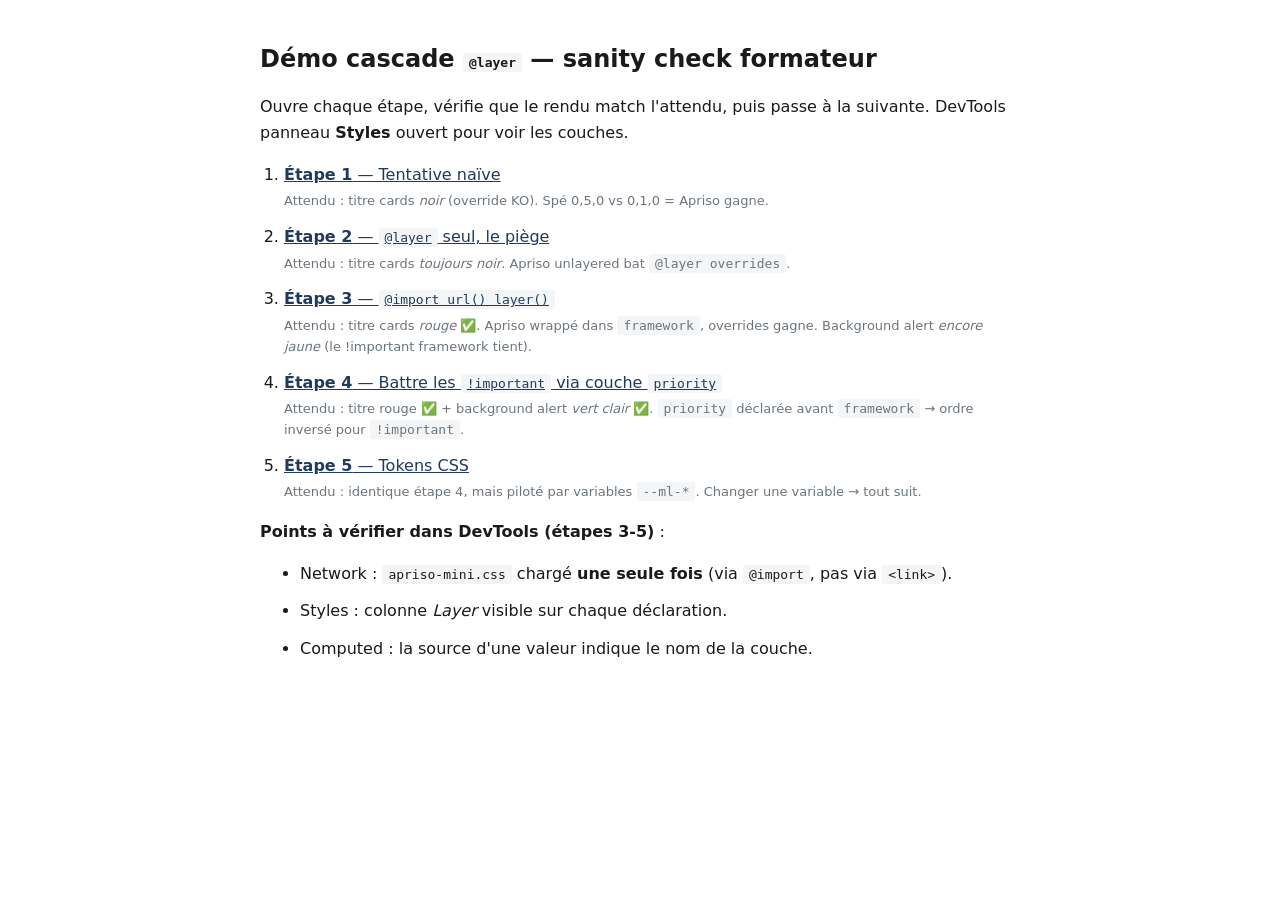
<file: formation/demos/01-cascade-layer/index.html>
<!DOCTYPE html>
<html lang="fr">
<head>
    <meta charset="UTF-8">
    <title>Démo cascade @layer — Launcher</title>
    <style>
        body { font-family: system-ui, sans-serif; max-width: 760px; margin: 40px auto; padding: 0 24px; line-height: 1.6; color: #1a1a1a; }
        h1 { font-size: 24px; }
        ol { padding-left: 24px; }
        li { margin-bottom: 12px; }
        a { color: #1f3a5f; }
        code { background: #f4f5f7; padding: 2px 6px; border-radius: 3px; font-size: 13px; }
        .expected { display: block; font-size: 13px; color: #6c757d; margin-top: 4px; }
    </style>
</head>
<body>
    <h1>Démo cascade <code>@layer</code> — sanity check formateur</h1>
    <p>Ouvre chaque étape, vérifie que le rendu match l'attendu, puis passe à la suivante. DevTools panneau <strong>Styles</strong> ouvert pour voir les couches.</p>

    <ol>
        <li>
            <a href="./step-1-naive/index.html"><strong>Étape 1</strong> — Tentative naïve</a>
            <span class="expected">Attendu : titre cards <em>noir</em> (override KO). Spé 0,5,0 vs 0,1,0 = Apriso gagne.</span>
        </li>
        <li>
            <a href="./step-2-layer-naive/index.html"><strong>Étape 2</strong> — <code>@layer</code> seul, le piège</a>
            <span class="expected">Attendu : titre cards <em>toujours noir</em>. Apriso unlayered bat <code>@layer overrides</code>.</span>
        </li>
        <li>
            <a href="./step-3-import-layer/index.html"><strong>Étape 3</strong> — <code>@import url() layer()</code></a>
            <span class="expected">Attendu : titre cards <em>rouge</em> ✅. Apriso wrappé dans <code>framework</code>, overrides gagne. Background alert <em>encore jaune</em> (le !important framework tient).</span>
        </li>
        <li>
            <a href="./step-4-priority/index.html"><strong>Étape 4</strong> — Battre les <code>!important</code> via couche <code>priority</code></a>
            <span class="expected">Attendu : titre rouge ✅ + background alert <em>vert clair</em> ✅. <code>priority</code> déclarée avant <code>framework</code> → ordre inversé pour <code>!important</code>.</span>
        </li>
        <li>
            <a href="./step-5-tokens/index.html"><strong>Étape 5</strong> — Tokens CSS</a>
            <span class="expected">Attendu : identique étape 4, mais piloté par variables <code>--ml-*</code>. Changer une variable → tout suit.</span>
        </li>
    </ol>

    <p><strong>Points à vérifier dans DevTools (étapes 3-5)</strong> :</p>
    <ul>
        <li>Network : <code>apriso-mini.css</code> chargé <strong>une seule fois</strong> (via <code>@import</code>, pas via <code>&lt;link&gt;</code>).</li>
        <li>Styles : colonne <em>Layer</em> visible sur chaque déclaration.</li>
        <li>Computed : la source d'une valeur indique le nom de la couche.</li>
    </ul>
</body>
</html>
</file>
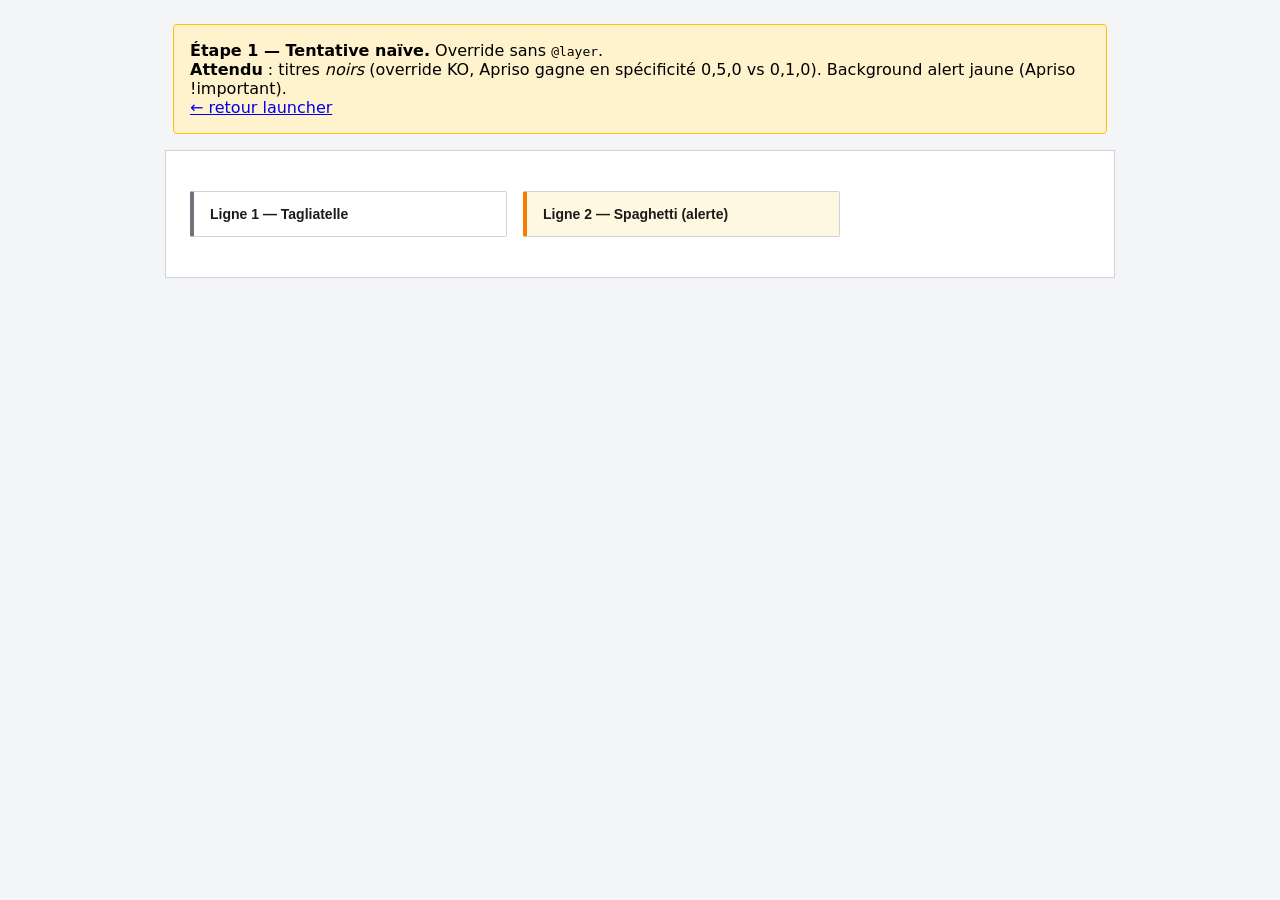
<file: formation/demos/01-cascade-layer/step-1-naive/index.html>
<!DOCTYPE html>
<html lang="fr">
<head>
    <meta charset="UTF-8">
    <title>Étape 1 — Tentative naïve</title>
    <link rel="stylesheet" href="../apriso-mini.css">
    <link rel="stylesheet" href="./overrides.css">
</head>
<body>
    <p style="font-family: system-ui; max-width: 900px; margin: 0 auto 16px; padding: 16px; background: #fff3cd; border: 1px solid #ffc107; border-radius: 4px;">
        <strong>Étape 1 — Tentative naïve.</strong> Override sans <code>@layer</code>.
        <br><strong>Attendu</strong> : titres <em>noirs</em> (override KO, Apriso gagne en spécificité 0,5,0 vs 0,1,0). Background alert jaune (Apriso !important).
        <br><a href="../index.html">← retour launcher</a>
    </p>
    <div class="apriso-dashboard">
        <div class="apriso-main">
            <div class="apriso-machine-grid">
                <article class="apriso-machine-card">
                    <h3 class="apriso-machine-card__title">Ligne 1 — Tagliatelle</h3>
                </article>
                <article class="apriso-machine-card apriso-machine-card--alert">
                    <h3 class="apriso-machine-card__title">Ligne 2 — Spaghetti (alerte)</h3>
                </article>
            </div>
        </div>
    </div>
</body>
</html>
</file>
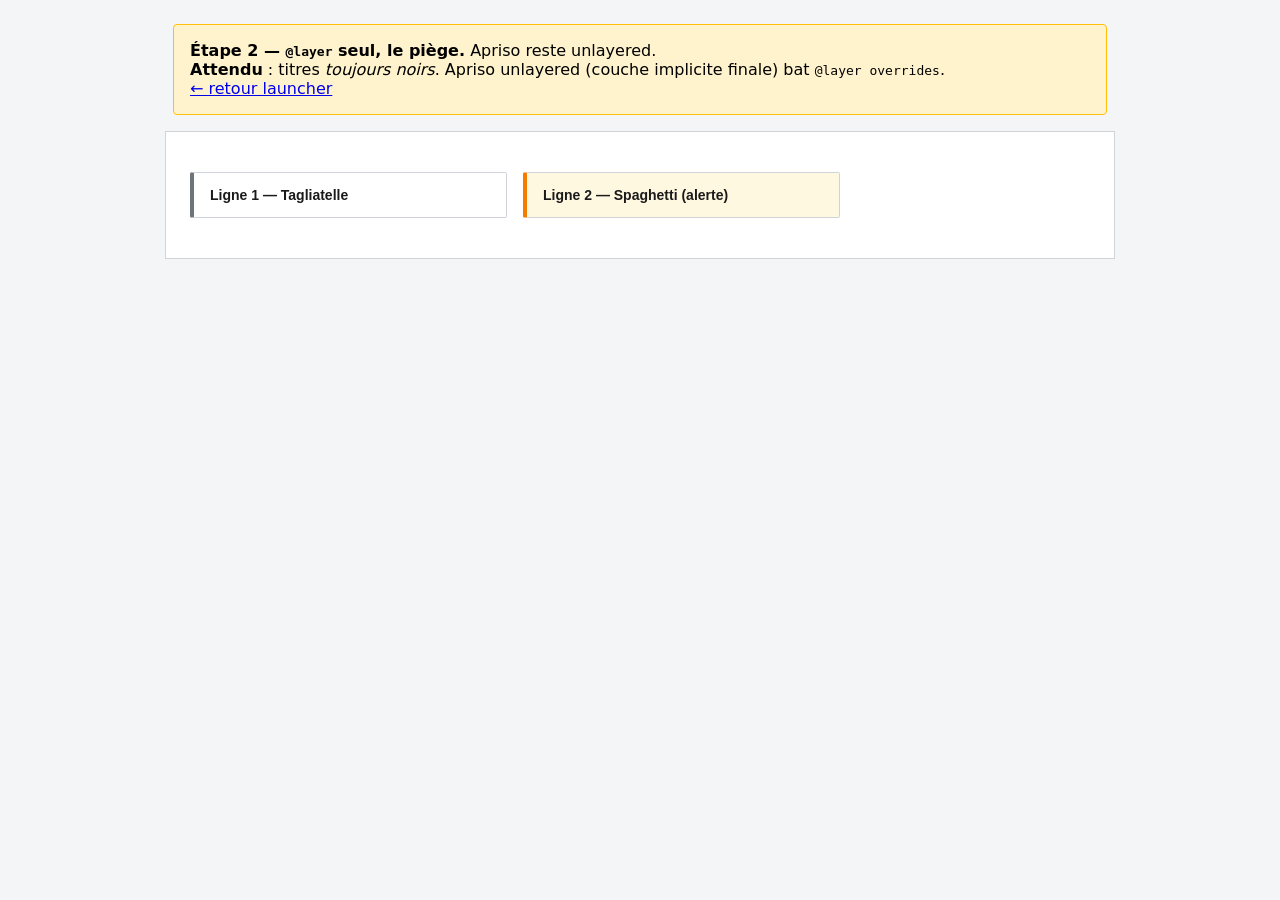
<file: formation/demos/01-cascade-layer/step-2-layer-naive/index.html>
<!DOCTYPE html>
<html lang="fr">
<head>
    <meta charset="UTF-8">
    <title>Étape 2 — @layer seul, le piège</title>
    <link rel="stylesheet" href="../apriso-mini.css">
    <link rel="stylesheet" href="./overrides.css">
</head>
<body>
    <p style="font-family: system-ui; max-width: 900px; margin: 0 auto 16px; padding: 16px; background: #fff3cd; border: 1px solid #ffc107; border-radius: 4px;">
        <strong>Étape 2 — <code>@layer</code> seul, le piège.</strong> Apriso reste unlayered.
        <br><strong>Attendu</strong> : titres <em>toujours noirs</em>. Apriso unlayered (couche implicite finale) bat <code>@layer overrides</code>.
        <br><a href="../index.html">← retour launcher</a>
    </p>
    <div class="apriso-dashboard">
        <div class="apriso-main">
            <div class="apriso-machine-grid">
                <article class="apriso-machine-card">
                    <h3 class="apriso-machine-card__title">Ligne 1 — Tagliatelle</h3>
                </article>
                <article class="apriso-machine-card apriso-machine-card--alert">
                    <h3 class="apriso-machine-card__title">Ligne 2 — Spaghetti (alerte)</h3>
                </article>
            </div>
        </div>
    </div>
</body>
</html>
</file>
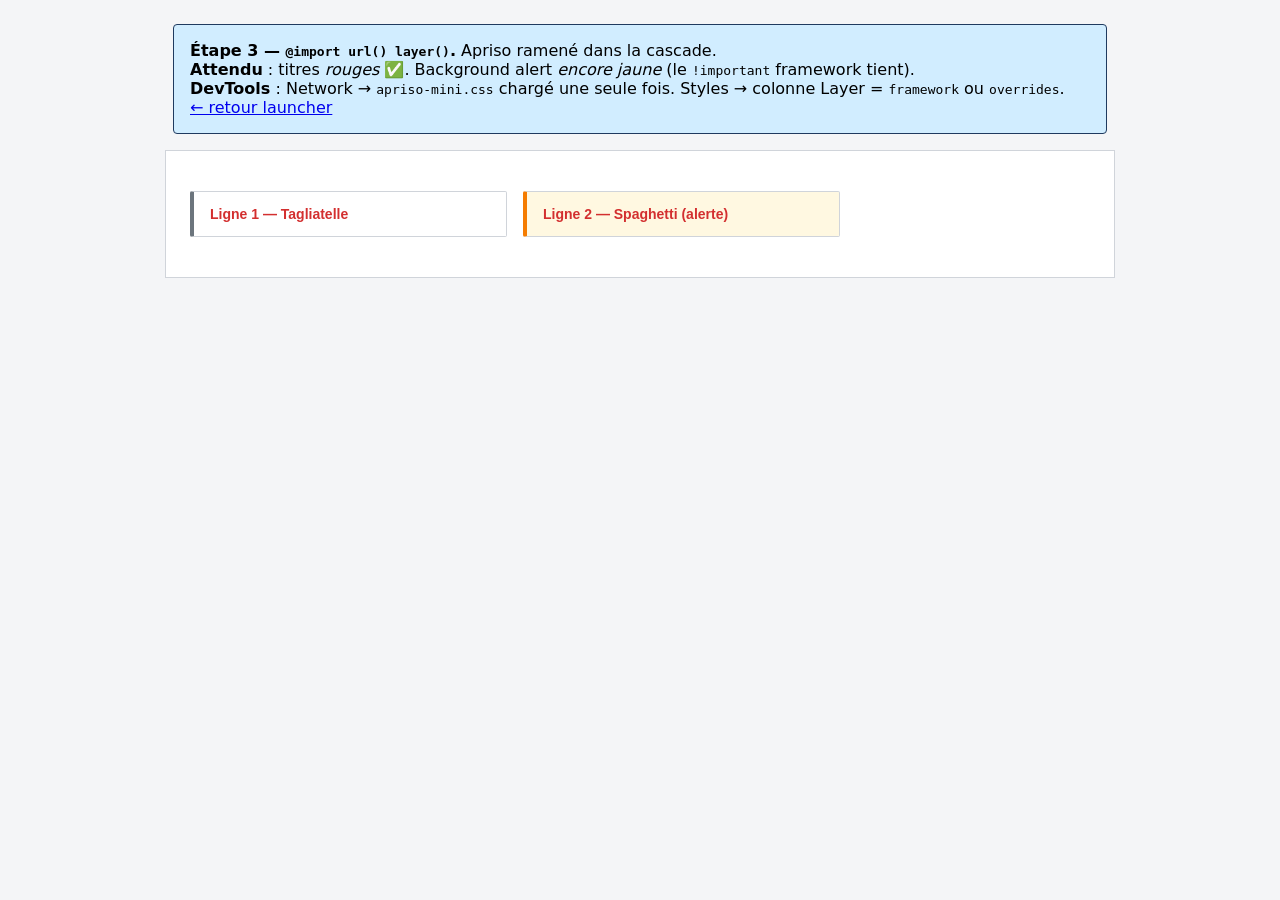
<file: formation/demos/01-cascade-layer/step-3-import-layer/index.html>
<!DOCTYPE html>
<html lang="fr">
<head>
    <meta charset="UTF-8">
    <title>Étape 3 — @import url() layer()</title>
    <!-- ⚠️ Pas de <link> vers apriso-mini.css : il est importé via @import dans overrides.css -->
    <link rel="stylesheet" href="./overrides.css">
</head>
<body>
    <p style="font-family: system-ui; max-width: 900px; margin: 0 auto 16px; padding: 16px; background: #d1edff; border: 1px solid #1f3a5f; border-radius: 4px;">
        <strong>Étape 3 — <code>@import url() layer()</code>.</strong> Apriso ramené dans la cascade.
        <br><strong>Attendu</strong> : titres <em>rouges</em> ✅. Background alert <em>encore jaune</em> (le <code>!important</code> framework tient).
        <br><strong>DevTools</strong> : Network → <code>apriso-mini.css</code> chargé une seule fois. Styles → colonne Layer = <code>framework</code> ou <code>overrides</code>.
        <br><a href="../index.html">← retour launcher</a>
    </p>
    <div class="apriso-dashboard">
        <div class="apriso-main">
            <div class="apriso-machine-grid">
                <article class="apriso-machine-card">
                    <h3 class="apriso-machine-card__title">Ligne 1 — Tagliatelle</h3>
                </article>
                <article class="apriso-machine-card apriso-machine-card--alert">
                    <h3 class="apriso-machine-card__title">Ligne 2 — Spaghetti (alerte)</h3>
                </article>
            </div>
        </div>
    </div>
</body>
</html>
</file>
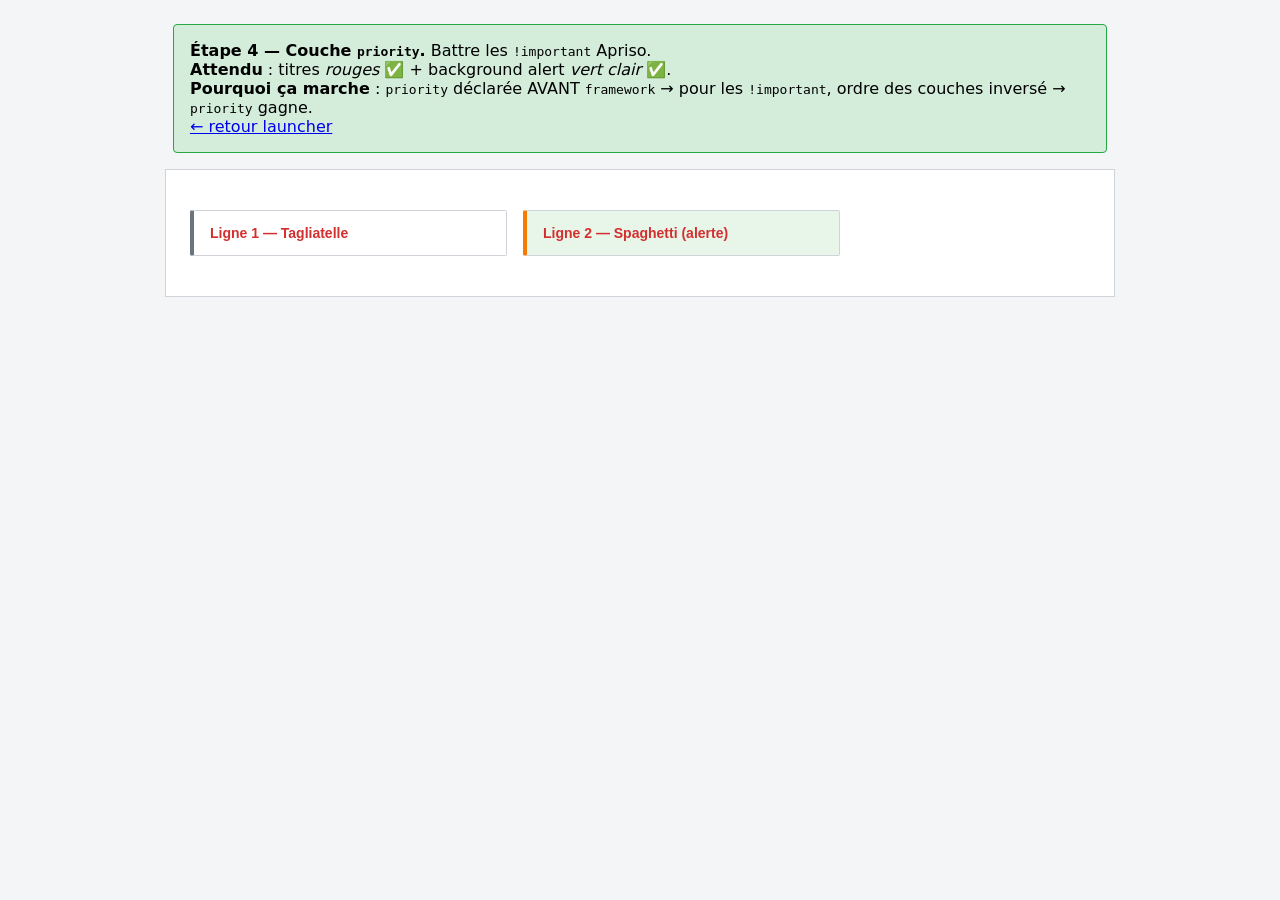
<file: formation/demos/01-cascade-layer/step-4-priority/index.html>
<!DOCTYPE html>
<html lang="fr">
<head>
    <meta charset="UTF-8">
    <title>Étape 4 — Battre les !important via priority</title>
    <link rel="stylesheet" href="./overrides.css">
</head>
<body>
    <p style="font-family: system-ui; max-width: 900px; margin: 0 auto 16px; padding: 16px; background: #d4edda; border: 1px solid #28a745; border-radius: 4px;">
        <strong>Étape 4 — Couche <code>priority</code>.</strong> Battre les <code>!important</code> Apriso.
        <br><strong>Attendu</strong> : titres <em>rouges</em> ✅ + background alert <em>vert clair</em> ✅.
        <br><strong>Pourquoi ça marche</strong> : <code>priority</code> déclarée AVANT <code>framework</code> → pour les <code>!important</code>, ordre des couches inversé → <code>priority</code> gagne.
        <br><a href="../index.html">← retour launcher</a>
    </p>
    <div class="apriso-dashboard">
        <div class="apriso-main">
            <div class="apriso-machine-grid">
                <article class="apriso-machine-card">
                    <h3 class="apriso-machine-card__title">Ligne 1 — Tagliatelle</h3>
                </article>
                <article class="apriso-machine-card apriso-machine-card--alert">
                    <h3 class="apriso-machine-card__title">Ligne 2 — Spaghetti (alerte)</h3>
                </article>
            </div>
        </div>
    </div>
</body>
</html>
</file>
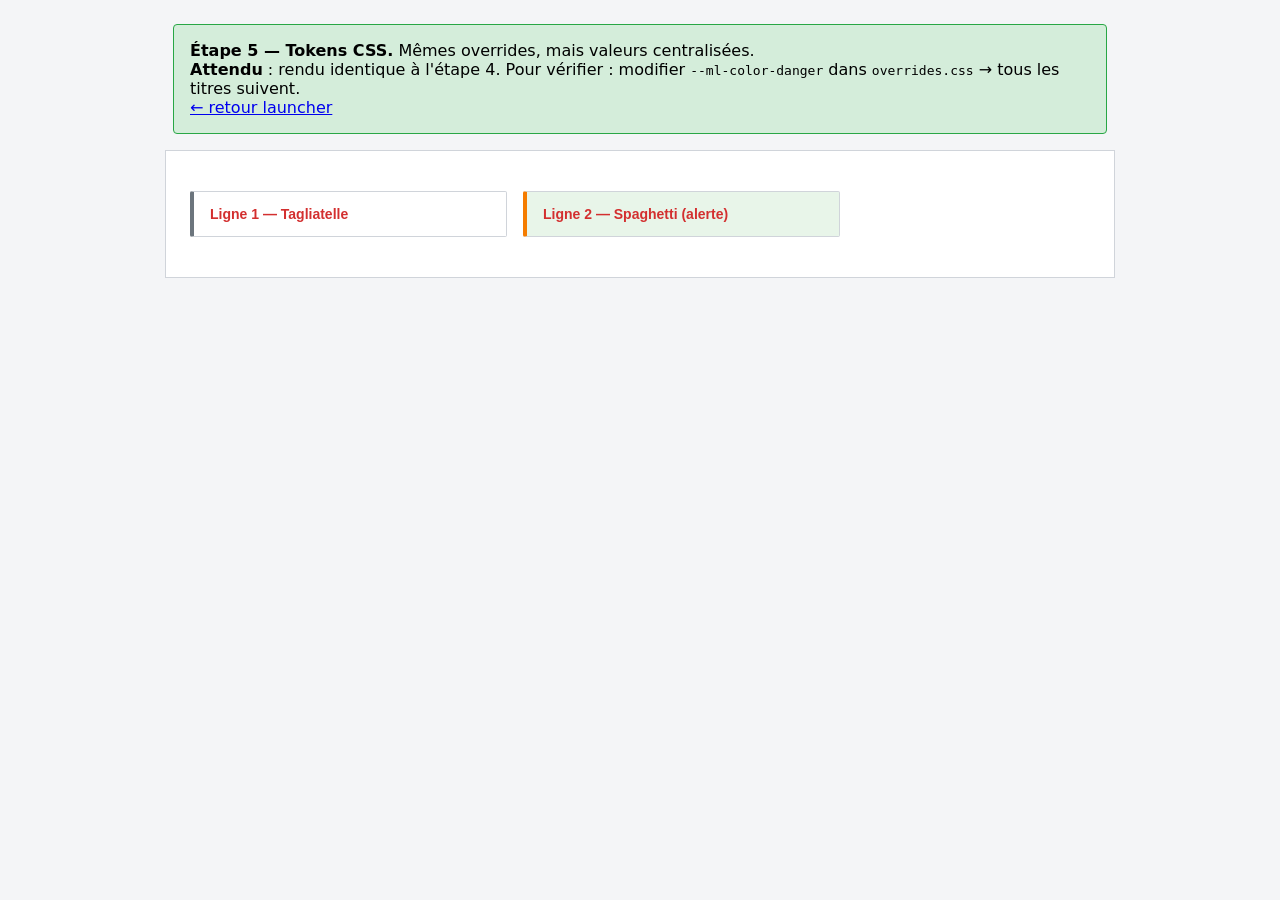
<file: formation/demos/01-cascade-layer/step-5-tokens/index.html>
<!DOCTYPE html>
<html lang="fr">
<head>
    <meta charset="UTF-8">
    <title>Étape 5 — Tokens CSS</title>
    <link rel="stylesheet" href="./overrides.css">
</head>
<body>
    <p style="font-family: system-ui; max-width: 900px; margin: 0 auto 16px; padding: 16px; background: #d4edda; border: 1px solid #28a745; border-radius: 4px;">
        <strong>Étape 5 — Tokens CSS.</strong> Mêmes overrides, mais valeurs centralisées.
        <br><strong>Attendu</strong> : rendu identique à l'étape 4. Pour vérifier : modifier <code>--ml-color-danger</code> dans <code>overrides.css</code> → tous les titres suivent.
        <br><a href="../index.html">← retour launcher</a>
    </p>
    <div class="apriso-dashboard">
        <div class="apriso-main">
            <div class="apriso-machine-grid">
                <article class="apriso-machine-card">
                    <h3 class="apriso-machine-card__title">Ligne 1 — Tagliatelle</h3>
                </article>
                <article class="apriso-machine-card apriso-machine-card--alert">
                    <h3 class="apriso-machine-card__title">Ligne 2 — Spaghetti (alerte)</h3>
                </article>
            </div>
        </div>
    </div>
</body>
</html>
</file>
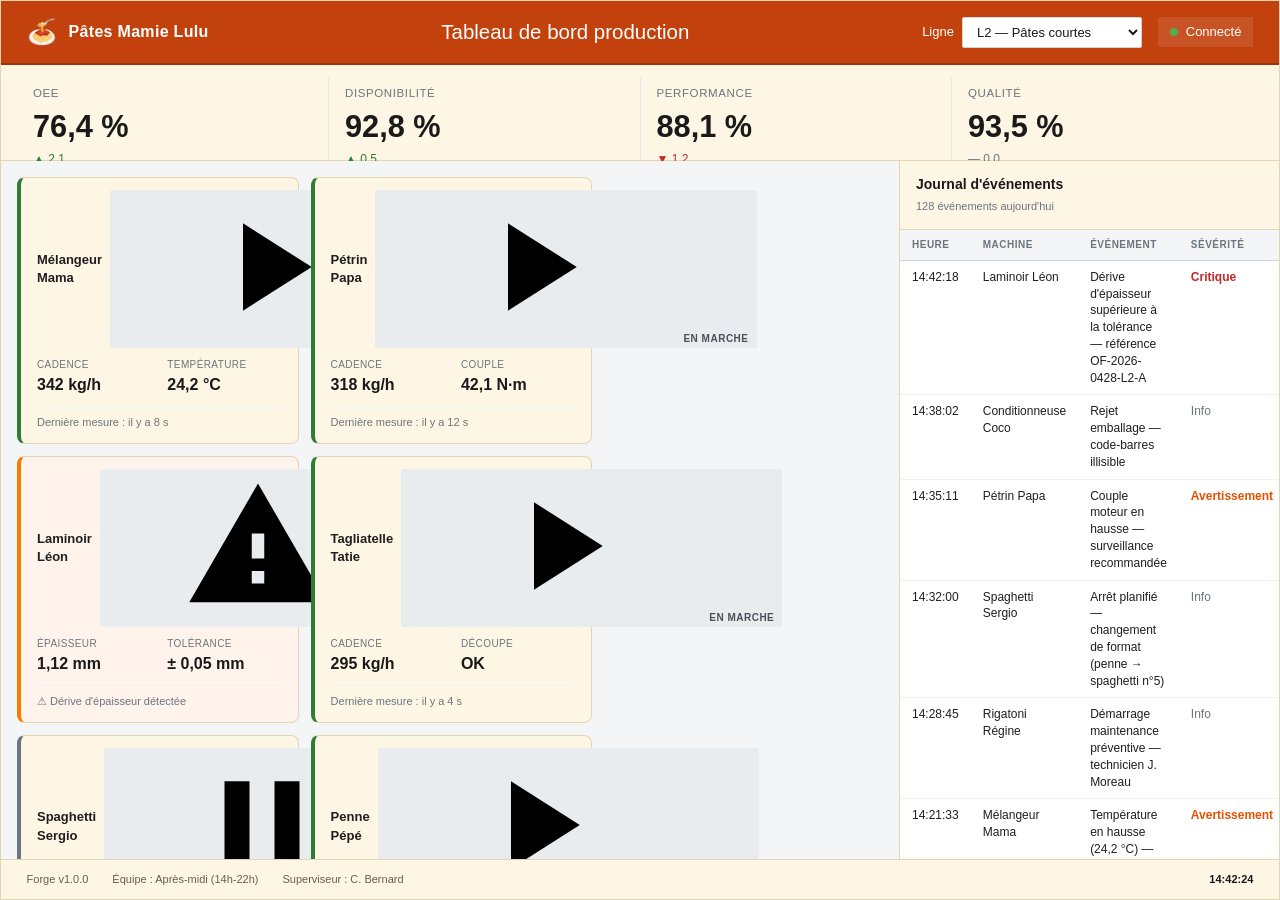
<file: projet-fil-rouge/00-base/Forge — Pâtes Mamie Lulu.html>
<!DOCTYPE html>
<!-- saved from url=(0041)file:///Users/sravet/Downloads/index.html -->
<html lang="fr">

<head>
  <meta http-equiv="Content-Type" content="text/html; charset=UTF-8">

  <meta name="viewport" content="width=device-width, initial-scale=1">
  <title>Forge — Pâtes Mamie Lulu</title>
  <!-- Apriso framework chargé via @import layer(framework) DANS overrides.css.
         Ne PAS ajouter de <link> direct vers apriso-base.css : il serait alors
         chargé en plus comme déclarations unlayered et reprendrait la main sur
         la cascade (cf. Module 1 — règles @layer / unlayered). -->
  <!-- <link rel="stylesheet" href="./apriso-base.css"> -->
  <link rel="stylesheet" href="./overrides.css">
</head>

<body>
  <!-- ========== SVG SPRITE (icônes status, référencées via <use href="#..."/>) ========== -->
  <svg class="apriso-sprite" aria-hidden="true" style="display:none" fill="currentColor">
    <symbol id="icon-running" viewBox="0 0 24 24"><path d="M8 5v14l11-7z"/></symbol>
    <symbol id="icon-idle" viewBox="0 0 24 24"><path d="M6 5h4v14H6zm8 0h4v14h-4z"/></symbol>
    <symbol id="icon-alert" viewBox="0 0 24 24"><path d="M1 21h22L12 2 1 21zm12-3h-2v-2h2v2zm0-4h-2v-4h2v4z"/></symbol>
    <symbol id="icon-maintenance" viewBox="0 0 24 24"><path d="M22.7 19l-9.1-9.1c.9-2.3.4-5-1.5-6.9-2-2-5-2.4-7.4-1.3L9 6 6 9 1.6 4.7C.4 7.1.9 10.1 2.9 12.1c1.9 1.9 4.6 2.4 6.9 1.5l9.1 9.1c.4.4 1 .4 1.4 0l2.3-2.3c.5-.4.5-1 .1-1.4z"/></symbol>
  </svg>

  <div class="apriso-dashboard">
    <!-- ========== HEADER ========== -->
    <header class="apriso-header">
      <div class="apriso-header__brand">
        <span class="apriso-header__logo">🍝</span>
        <span class="apriso-header__brand-name">Pâtes Mamie Lulu</span>
      </div>

      <h1 class="apriso-header__title">Tableau de bord production</h1>

      <div class="apriso-header__controls">
        <label class="apriso-line-selector">
          <span class="apriso-line-selector__label">Ligne</span>
          <select class="apriso-line-selector__select" name="line">
            <option value="L1">L1 — Pâtes longues</option>
            <option value="L2" selected="">L2 — Pâtes courtes</option>
            <option value="L3">L3 — Lasagnes &amp; spécialités</option>
          </select>
        </label>

        <div class="apriso-connection-status apriso-connection-status--online">
          <span class="apriso-connection-status__dot"></span>
          <span class="apriso-connection-status__label">Connecté</span>
        </div>
      </div>
    </header>

    <!-- ========== KPI BOARD ========== -->
    <section class="apriso-kpi-board" aria-label="Indicateurs clés">
      <table class="apriso-kpi-board__table">
        <tbody>
          <tr>
            <td class="apriso-kpi">
              <span class="apriso-kpi__label">OEE</span>
              <span class="apriso-kpi__value">76,4 %</span>
              <span class="apriso-kpi__trend apriso-kpi__trend--up">▲ 2,1</span>
            </td>
            <td class="apriso-kpi">
              <span class="apriso-kpi__label">Disponibilité</span>
              <span class="apriso-kpi__value">92,8 %</span>
              <span class="apriso-kpi__trend apriso-kpi__trend--up">▲ 0,5</span>
            </td>
            <td class="apriso-kpi">
              <span class="apriso-kpi__label">Performance</span>
              <span class="apriso-kpi__value">88,1 %</span>
              <span class="apriso-kpi__trend apriso-kpi__trend--down">▼ 1,2</span>
            </td>
            <td class="apriso-kpi">
              <span class="apriso-kpi__label">Qualité</span>
              <span class="apriso-kpi__value">93,5 %</span>
              <span class="apriso-kpi__trend apriso-kpi__trend--neutral">— 0,0</span>
            </td>
          </tr>
        </tbody>
      </table>
    </section>

    <!-- ========== MAIN CONTENT (machine grid + sidebar event log) ========== -->
    <main class="apriso-main">
      <!-- ----- MACHINE GRID ----- -->
      <section class="apriso-machine-grid" aria-label="Machines de la ligne">
        <article class="apriso-machine-card apriso-machine-card--running">
          <header class="apriso-machine-card__header">
            <h2 class="apriso-machine-card__title">Mélangeur Mama</h2>
            <span class="apriso-machine-card__status"><svg class="apriso-status-icon" aria-hidden="true"><use href="#icon-running"/></svg>En marche</span>
          </header>
          <dl class="apriso-machine-card__metrics">
            <div class="apriso-machine-card__metric">
              <dt>Cadence</dt>
              <dd>342 kg/h</dd>
            </div>
            <div class="apriso-machine-card__metric">
              <dt>Température</dt>
              <dd>24,2 °C</dd>
            </div>
          </dl>
          <p class="apriso-machine-card__last-event">Dernière mesure : il y a 8 s</p>
        </article>

        <article class="apriso-machine-card apriso-machine-card--running">
          <header class="apriso-machine-card__header">
            <h2 class="apriso-machine-card__title">Pétrin Papa</h2>
            <span class="apriso-machine-card__status"><svg class="apriso-status-icon" aria-hidden="true"><use href="#icon-running"/></svg>En marche</span>
          </header>
          <dl class="apriso-machine-card__metrics">
            <div class="apriso-machine-card__metric">
              <dt>Cadence</dt>
              <dd>318 kg/h</dd>
            </div>
            <div class="apriso-machine-card__metric">
              <dt>Couple</dt>
              <dd>42,1 N·m</dd>
            </div>
          </dl>
          <p class="apriso-machine-card__last-event">Dernière mesure : il y a 12 s</p>
        </article>

        <article class="apriso-machine-card apriso-machine-card--alert">
          <header class="apriso-machine-card__header">
            <h2 class="apriso-machine-card__title">Laminoir Léon</h2>
            <span class="apriso-machine-card__status apriso-machine-card__status--alert"><svg class="apriso-status-icon" aria-hidden="true"><use href="#icon-alert"/></svg>Alerte</span>
          </header>
          <dl class="apriso-machine-card__metrics">
            <div class="apriso-machine-card__metric">
              <dt>Épaisseur</dt>
              <dd>1,12 mm</dd>
            </div>
            <div class="apriso-machine-card__metric">
              <dt>Tolérance</dt>
              <dd>± 0,05 mm</dd>
            </div>
          </dl>
          <p class="apriso-machine-card__last-event">⚠ Dérive d'épaisseur détectée</p>
        </article>

        <article class="apriso-machine-card apriso-machine-card--running">
          <header class="apriso-machine-card__header">
            <h2 class="apriso-machine-card__title">Tagliatelle Tatie</h2>
            <span class="apriso-machine-card__status"><svg class="apriso-status-icon" aria-hidden="true"><use href="#icon-running"/></svg>En marche</span>
          </header>
          <dl class="apriso-machine-card__metrics">
            <div class="apriso-machine-card__metric">
              <dt>Cadence</dt>
              <dd>295 kg/h</dd>
            </div>
            <div class="apriso-machine-card__metric">
              <dt>Découpe</dt>
              <dd>OK</dd>
            </div>
          </dl>
          <p class="apriso-machine-card__last-event">Dernière mesure : il y a 4 s</p>
        </article>

        <article class="apriso-machine-card apriso-machine-card--idle">
          <header class="apriso-machine-card__header">
            <h2 class="apriso-machine-card__title">Spaghetti Sergio</h2>
            <span class="apriso-machine-card__status"><svg class="apriso-status-icon" aria-hidden="true"><use href="#icon-idle"/></svg>À l'arrêt</span>
          </header>
          <dl class="apriso-machine-card__metrics">
            <div class="apriso-machine-card__metric">
              <dt>Dernière prod.</dt>
              <dd>14:32</dd>
            </div>
            <div class="apriso-machine-card__metric">
              <dt>Motif</dt>
              <dd>Changement format</dd>
            </div>
          </dl>
          <p class="apriso-machine-card__last-event">Arrêt planifié — redémarrage 15:00</p>
        </article>

        <article class="apriso-machine-card apriso-machine-card--running">
          <header class="apriso-machine-card__header">
            <h2 class="apriso-machine-card__title">Penne Pépé</h2>
            <span class="apriso-machine-card__status"><svg class="apriso-status-icon" aria-hidden="true"><use href="#icon-running"/></svg>En marche</span>
          </header>
          <dl class="apriso-machine-card__metrics">
            <div class="apriso-machine-card__metric">
              <dt>Cadence</dt>
              <dd>410 kg/h</dd>
            </div>
            <div class="apriso-machine-card__metric">
              <dt>Pression filière</dt>
              <dd>118 bar</dd>
            </div>
          </dl>
          <p class="apriso-machine-card__last-event">Dernière mesure : il y a 2 s</p>
        </article>

        <article class="apriso-machine-card apriso-machine-card--maintenance">
          <header class="apriso-machine-card__header">
            <h2 class="apriso-machine-card__title">Rigatoni Régine</h2>
            <span class="apriso-machine-card__status"><svg class="apriso-status-icon" aria-hidden="true"><use href="#icon-maintenance"/></svg>Maintenance</span>
          </header>
          <dl class="apriso-machine-card__metrics">
            <div class="apriso-machine-card__metric">
              <dt>Type</dt>
              <dd>Préventive</dd>
            </div>
            <div class="apriso-machine-card__metric">
              <dt>Fin prévue</dt>
              <dd>15:30</dd>
            </div>
          </dl>
          <p class="apriso-machine-card__last-event">Intervention en cours — Tech. : J. Moreau</p>
        </article>

        <article class="apriso-machine-card apriso-machine-card--running">
          <header class="apriso-machine-card__header">
            <h2 class="apriso-machine-card__title">Conditionneuse Coco</h2>
            <span class="apriso-machine-card__status"><svg class="apriso-status-icon" aria-hidden="true"><use href="#icon-running"/></svg>En marche</span>
          </header>
          <dl class="apriso-machine-card__metrics">
            <div class="apriso-machine-card__metric">
              <dt>Cadence</dt>
              <dd>52 paq/min</dd>
            </div>
            <div class="apriso-machine-card__metric">
              <dt>Rejets</dt>
              <dd>0,8 %</dd>
            </div>
          </dl>
          <p class="apriso-machine-card__last-event">Dernière mesure : il y a 5 s</p>
        </article>
      </section>

      <!-- ----- EVENT LOG (sidebar) ----- -->
      <aside class="apriso-event-log" aria-label="Journal d&#39;événements">
        <header class="apriso-event-log__header">
          <h2 class="apriso-event-log__title">Journal d'événements</h2>
          <span class="apriso-event-log__count">128 événements aujourd'hui</span>
        </header>

        <div class="apriso-event-log__container">
          <table class="apriso-event-log__table">
            <thead>
              <tr>
                <th scope="col">Heure</th>
                <th scope="col">Machine</th>
                <th scope="col">Événement</th>
                <th scope="col">Sévérité</th>
              </tr>
            </thead>
            <tbody>
              <tr class="apriso-event apriso-event--critical">
                <td>14:42:18</td>
                <td>Laminoir Léon</td>
                <td>Dérive d'épaisseur supérieure à la tolérance — référence OF-2026-0428-L2-A</td>
                <td>Critique</td>
              </tr>
              <tr class="apriso-event apriso-event--info">
                <td>14:38:02</td>
                <td>Conditionneuse Coco</td>
                <td>Rejet emballage — code-barres illisible</td>
                <td>Info</td>
              </tr>
              <tr class="apriso-event apriso-event--warning">
                <td>14:35:11</td>
                <td>Pétrin Papa</td>
                <td>Couple moteur en hausse — surveillance recommandée</td>
                <td>Avertissement</td>
              </tr>
              <tr class="apriso-event apriso-event--info">
                <td>14:32:00</td>
                <td>Spaghetti Sergio</td>
                <td>Arrêt planifié — changement de format (penne → spaghetti n°5)</td>
                <td>Info</td>
              </tr>
              <tr class="apriso-event apriso-event--info">
                <td>14:28:45</td>
                <td>Rigatoni Régine</td>
                <td>Démarrage maintenance préventive — technicien J. Moreau</td>
                <td>Info</td>
              </tr>
              <tr class="apriso-event apriso-event--warning">
                <td>14:21:33</td>
                <td>Mélangeur Mama</td>
                <td>Température en hausse (24,2 °C) — proche du seuil haut (25 °C)</td>
                <td>Avertissement</td>
              </tr>
              <tr class="apriso-event apriso-event--info">
                <td>14:15:09</td>
                <td>Tagliatelle Tatie</td>
                <td>Changement de bobine — opérateur M. Costa</td>
                <td>Info</td>
              </tr>
              <tr class="apriso-event apriso-event--info">
                <td>14:08:22</td>
                <td>Penne Pépé</td>
                <td>Cadence stabilisée à 410 kg/h après ramp-up</td>
                <td>Info</td>
              </tr>
              <tr class="apriso-event apriso-event--info">
                <td>14:00:00</td>
                <td>Système</td>
                <td>Début équipe après-midi — superviseur : C. Bernard</td>
                <td>Info</td>
              </tr>
            </tbody>
          </table>
        </div>
      </aside>
    </main>

    <!-- ========== FOOTER ========== -->
    <footer class="apriso-footer">
      <span class="apriso-footer__item">Forge v1.0.0</span>
      <span class="apriso-footer__item">Équipe : Après-midi (14h-22h)</span>
      <span class="apriso-footer__item">Superviseur : C. Bernard</span>
      <span class="apriso-footer__item apriso-footer__item--time">14:42:24</span>
    </footer>
  </div>


</body>

</html>
</file>
<file: formation/demos/01-cascade-layer/apriso-mini.css>
/* ============================================================================
   APRISO-MINI — extrait minimal de apriso-base.css pour la démo cascade
   Reproduit les 2 pièges clés :
   1. Chaîne 5 classes (spécificité 0,5,0) sur .apriso-machine-card__title
   2. !important sur .apriso-machine-card--alert (background)
   NE PAS MODIFIER — c'est le "framework hostile" qu'on doit battre.
   ============================================================================ */

body {
    font-family: Arial, Helvetica, sans-serif;
    background: #f4f5f7;
    margin: 0;
    padding: 24px;
}

.apriso-dashboard {
    background: #ffffff;
    border: 1px solid #d0d4da;
    padding: 24px;
    max-width: 900px;
    margin: 0 auto;
}

.apriso-dashboard .apriso-main {
    display: block;
}

.apriso-dashboard .apriso-main .apriso-machine-grid {
    display: flex;
    flex-wrap: wrap;
    gap: 16px;
    padding: 16px 0;
}

.apriso-dashboard .apriso-main .apriso-machine-grid .apriso-machine-card {
    width: 280px;
    background: #ffffff;
    border: 1px solid #d0d4da;
    border-left: 4px solid #6c757d;
    border-radius: 2px;
    padding: 14px 16px;
}

/* Spécificité 0,5,0 — la chaîne piège */
.apriso-dashboard .apriso-main .apriso-machine-grid .apriso-machine-card .apriso-machine-card__title {
    font-size: 14px;
    font-weight: 600;
    color: #1a1a1a;
    margin: 0;
}

/* !important framework — verrouille background */
.apriso-machine-card--alert {
    border-left-color: #f57c00 !important;
    background: #fff8e1 !important;
}
</file>
<file: formation/demos/01-cascade-layer/step-1-naive/overrides.css>
/* Étape 1 — tentative naïve, sans @layer.
   Spécificité 0,1,0 vs Apriso 0,5,0 → PERD. */

.apriso-machine-card__title {
    color: #d32f2f;
}

.apriso-machine-card--alert {
    background: #e8f5e9;
}
</file>
<file: formation/demos/01-cascade-layer/step-2-layer-naive/overrides.css>
/* Étape 2 — @layer naïf, sans @import.
   Apriso reste UNLAYERED (couche implicite finale) → bat @layer overrides. */

@layer overrides;

@layer overrides {
    .apriso-machine-card__title {
        color: #d32f2f;
    }

    .apriso-machine-card--alert {
        background: #e8f5e9;
    }
}
</file>
<file: formation/demos/01-cascade-layer/step-3-import-layer/overrides.css>
/* Étape 3 — @import url() layer() : la vraie solution.
   Apriso est ramené dans la couche `framework`, overrides est plus tard → gagne. */

@layer reset, priority, framework, overrides;

@import url("../apriso-mini.css") layer(framework);

@layer overrides {
    .apriso-machine-card__title {
        color: #d32f2f;
    }

    /* Cette règle restera battue par Apriso !important — voir étape 4 */
    .apriso-machine-card--alert {
        background: #e8f5e9;
    }
}
</file>
<file: formation/demos/01-cascade-layer/step-4-priority/overrides.css>
/* Étape 4 — Couche priority pour battre les !important Apriso.
   `priority` est déclarée AVANT `framework` → ordre des couches inversé pour !important
   → priority gagne. */

@layer reset, priority, framework, overrides;

@import url("../apriso-mini.css") layer(framework);

@layer overrides {
    .apriso-machine-card__title {
        color: #d32f2f;
    }
}

@layer priority {
    /* Apriso pose `background: #fff8e1 !important;` → on escalade en !important
       dans la couche `priority` (déclarée avant `framework`). */
    .apriso-machine-card--alert {
        background: #e8f5e9 !important;
    }
}
</file>
<file: formation/demos/01-cascade-layer/step-5-tokens/overrides.css>
/* Étape 5 — Tokens : valeurs centralisées dans :root.
   Identique étape 4 visuellement, mais piloté par variables. */

@layer reset, priority, framework, overrides;

@import url("../apriso-mini.css") layer(framework);

@layer overrides {
    :root {
        --ml-color-danger: #d32f2f;
        --ml-color-status-alert-bg: #e8f5e9;
    }

    .apriso-machine-card__title {
        color: var(--ml-color-danger);
    }
}

@layer priority {
    .apriso-machine-card--alert {
        background: var(--ml-color-status-alert-bg) !important;
    }
}
</file>
<file: projet-fil-rouge/00-base/apriso-base.css>
/* ============================================================================
   FORGE — APRISO BASE
   ----------------------------------------------------------------------------
   Framework de composants Forge pour DELMIA Apriso.
   Version partagée — NE PAS MODIFIER ce fichier en projet client.
   Toute personnalisation doit se faire dans overrides.css
   ============================================================================
*/

/* ----------------------------------------------------------------------------
   RESET & BASE
   ---------------------------------------------------------------------------- */

* {
    box-sizing: border-box;
}

html {
    font-family: Arial, Helvetica, sans-serif;
    font-size: 14px;
    line-height: 1.4;
    color: #2b2b2b;
    background: #f4f5f7;
}

body {
    margin: 0;
}

h1,
h2,
h3,
h4 {
    margin: 0;
    font-weight: 600;
    color: #1a1a1a;
}

dl,
dd,
dt {
    margin: 0;
}

table {
    border-collapse: collapse;
}

button,
select {
    font: inherit;
    color: inherit;
}

/* Hardcoded focus removal — typical of legacy frameworks. */
button:focus,
select:focus,
a:focus {
    outline: none;
}

/* ----------------------------------------------------------------------------
   DASHBOARD — root layout (rigid pixel-based grid)
   ---------------------------------------------------------------------------- */

.apriso-dashboard {
    display: grid;
    grid-template-rows: 64px 96px 1fr 40px;
    grid-template-columns: 1fr;
    height: 100vh;
    width: 1440px;
    /* hardcoded width — typical Apriso target */
    margin: 0 auto;
    background: #ffffff;
    border: 1px solid #d0d4da;
}

/* ----------------------------------------------------------------------------
   HEADER
   ---------------------------------------------------------------------------- */

.apriso-dashboard .apriso-header {
    display: flex;
    align-items: center;
    justify-content: space-between;
    padding: 0 24px;
    background: #1f3a5f;
    color: #ffffff;
    border-bottom: 2px solid #15294a;
}

.apriso-dashboard .apriso-header .apriso-header__brand {
    display: flex;
    align-items: center;
    gap: 12px;
    font-size: 16px;
    font-weight: 600;
}

.apriso-dashboard .apriso-header .apriso-header__logo {
    font-size: 24px;
}

.apriso-dashboard .apriso-header .apriso-header__brand-name {
    letter-spacing: 0.3px;
}

.apriso-dashboard .apriso-header .apriso-header__title {
    font-size: 18px !important;
    font-weight: 500;
    color: #ffffff;
}

.apriso-dashboard .apriso-header .apriso-header__controls {
    display: flex;
    align-items: center;
    gap: 16px;
}

.apriso-line-selector {
    display: flex;
    align-items: center;
    gap: 8px;
    font-size: 13px;
}

.apriso-line-selector .apriso-line-selector__select {
    padding: 6px 10px;
    background: #ffffff;
    color: #1a1a1a;
    border: 1px solid #d0d4da;
    border-radius: 2px;
    width: 220px;
    /* fixed width — text overflow risk */
}

.apriso-connection-status {
    display: flex;
    align-items: center;
    gap: 8px;
    font-size: 13px;
    padding: 6px 12px;
    border-radius: 2px;
    background: rgba(255, 255, 255, 0.1);
}

.apriso-connection-status .apriso-connection-status__dot {
    width: 8px;
    height: 8px;
    border-radius: 50%;
    background: #6c757d;
}

.apriso-connection-status--online .apriso-connection-status__dot {
    background: #4caf50;
}

/* ----------------------------------------------------------------------------
   KPI BOARD
   Built with <table> + display:table — looks fine but is rigid.
   ---------------------------------------------------------------------------- */

.apriso-dashboard .apriso-kpi-board {
    background: #f8f9fb;
    border-bottom: 1px solid #d0d4da;
    padding: 16px 24px;
}

.apriso-dashboard .apriso-kpi-board .apriso-kpi-board__table {
    width: 100%;
    table-layout: fixed;
}

.apriso-dashboard .apriso-kpi-board .apriso-kpi {
    text-align: left;
    padding: 8px 16px;
    border-right: 1px solid #e3e6eb;
    vertical-align: middle;
}

.apriso-dashboard .apriso-kpi-board .apriso-kpi:last-child {
    border-right: none;
}

.apriso-dashboard .apriso-kpi-board .apriso-kpi .apriso-kpi__label {
    display: block;
    font-size: 11px;
    text-transform: uppercase;
    letter-spacing: 0.6px;
    color: #6c757d;
    margin-bottom: 4px;
}

.apriso-dashboard .apriso-kpi-board .apriso-kpi .apriso-kpi__value {
    display: block;
    font-size: 24px;
    font-weight: 700;
    color: #1a1a1a;
    margin-bottom: 2px;
}

.apriso-dashboard .apriso-kpi-board .apriso-kpi .apriso-kpi__trend {
    display: inline-block;
    font-size: 12px;
    font-weight: 500;
}

.apriso-kpi__trend--up {
    color: #2e7d32;
}

.apriso-kpi__trend--down {
    color: #c62828;
}

.apriso-kpi__trend--neutral {
    color: #6c757d;
}

/* ----------------------------------------------------------------------------
   MAIN — machine grid + event log sidebar
   ---------------------------------------------------------------------------- */

.apriso-dashboard .apriso-main {
    display: grid;
    grid-template-columns: 1fr 380px;
    gap: 0;
    overflow: hidden;
}

/* ----------------------------------------------------------------------------
   MACHINE GRID
   Cards in fixed-pixel widths — does not adapt to context.
   ---------------------------------------------------------------------------- */

.apriso-dashboard .apriso-main .apriso-machine-grid {
    display: flex;
    flex-wrap: wrap;
    gap: 12px;
    padding: 16px;
    align-content: flex-start;
    overflow-y: auto;
    /* overflow without scrollbar-gutter */
    background: #f4f5f7;
}

/* Heavy specificity chain — typical pattern in shipped frameworks. */
.apriso-dashboard .apriso-main .apriso-machine-grid .apriso-machine-card {
    width: 240px;
    /* fixed width — does not adapt to its zone */
    flex: 0 0 auto;
    background: #ffffff;
    border: 1px solid #d0d4da;
    border-left: 4px solid #6c757d;
    border-radius: 2px;
    padding: 12px 14px;
    transition: all 0.3s ease;
    /* over-broad transition */
}

.apriso-dashboard .apriso-main .apriso-machine-grid .apriso-machine-card:hover {
    border-color: #1f3a5f;
    box-shadow: 0 2px 8px rgba(0, 0, 0, 0.08);
}

.apriso-dashboard .apriso-main .apriso-machine-grid .apriso-machine-card .apriso-machine-card__header {
    display: flex;
    align-items: center;
    justify-content: space-between;
    margin-bottom: 10px;
    gap: 8px;
}

.apriso-dashboard .apriso-main .apriso-machine-grid .apriso-machine-card .apriso-machine-card__title {
    font-size: 14px;
    font-weight: 600;
    color: #1a1a1a;
    /* No overflow handling — long names will break the layout */
}

.apriso-dashboard .apriso-main .apriso-machine-grid .apriso-machine-card .apriso-machine-card__status {
    font-size: 10px;
    text-transform: uppercase;
    letter-spacing: 0.5px;
    font-weight: 700;
    padding: 2px 8px;
    border-radius: 2px;
    background: #e9ecef;
    color: #495057;
    white-space: nowrap;
}

.apriso-dashboard .apriso-main .apriso-machine-grid .apriso-machine-card .apriso-machine-card__metrics {
    display: flex;
    gap: 16px;
    margin-bottom: 10px;
}

.apriso-dashboard .apriso-main .apriso-machine-grid .apriso-machine-card .apriso-machine-card__metric {
    flex: 1;
}

.apriso-dashboard .apriso-main .apriso-machine-grid .apriso-machine-card .apriso-machine-card__metric dt {
    font-size: 10px;
    text-transform: uppercase;
    letter-spacing: 0.4px;
    color: #6c757d;
    margin-bottom: 2px;
}

.apriso-dashboard .apriso-main .apriso-machine-grid .apriso-machine-card .apriso-machine-card__metric dd {
    font-size: 16px;
    font-weight: 600;
    color: #1a1a1a;
}

.apriso-dashboard .apriso-main .apriso-machine-grid .apriso-machine-card .apriso-machine-card__last-event {
    font-size: 11px;
    color: #6c757d;
    margin: 0;
    padding-top: 8px;
    border-top: 1px solid #f0f1f3;
    /* No truncation — long event labels will wrap and grow the card */
}

/* Status modifiers (left border color) */
.apriso-machine-card--running {
    border-left-color: #4caf50 !important;
}

.apriso-machine-card--idle {
    border-left-color: #6c757d !important;
}

.apriso-machine-card--alert {
    border-left-color: #f57c00 !important;
    background: #fff8e1 !important;
}

.apriso-machine-card--maintenance {
    border-left-color: #1976d2 !important;
}

.apriso-machine-card--running .apriso-machine-card__status {
    background: #e8f5e9;
    color: #1b5e20;
}

.apriso-machine-card--idle .apriso-machine-card__status {
    background: #e9ecef;
    color: #495057;
}

.apriso-machine-card--alert .apriso-machine-card__status {
    background: #fff3e0;
    color: #e65100;
}

.apriso-machine-card--maintenance .apriso-machine-card__status {
    background: #e3f2fd;
    color: #0d47a1;
}

/* ----------------------------------------------------------------------------
   EVENT LOG (sidebar)
   No sticky header. No scrollbar-gutter. Long messages wrap unpredictably.
   ---------------------------------------------------------------------------- */

.apriso-dashboard .apriso-main .apriso-event-log {
    background: #ffffff;
    border-left: 1px solid #d0d4da;
    display: flex;
    flex-direction: column;
    overflow: hidden;
}

.apriso-dashboard .apriso-main .apriso-event-log .apriso-event-log__header {
    padding: 14px 16px;
    border-bottom: 1px solid #e3e6eb;
    background: #f8f9fb;
}

.apriso-dashboard .apriso-main .apriso-event-log .apriso-event-log__title {
    font-size: 14px;
    font-weight: 600;
    margin-bottom: 2px;
}

.apriso-dashboard .apriso-main .apriso-event-log .apriso-event-log__count {
    font-size: 11px;
    color: #6c757d;
}

.apriso-dashboard .apriso-main .apriso-event-log .apriso-event-log__container {
    flex: 1;
    overflow-y: auto;
    /* no scrollbar-gutter — layout will jump */
    overflow-x: auto;
}

.apriso-dashboard .apriso-main .apriso-event-log .apriso-event-log__table {
    width: 100%;
    font-size: 12px;
}

.apriso-dashboard .apriso-main .apriso-event-log .apriso-event-log__table th {
    text-align: left;
    padding: 8px 12px;
    background: #f4f5f7;
    font-weight: 600;
    font-size: 10px;
    text-transform: uppercase;
    letter-spacing: 0.5px;
    color: #6c757d;
    border-bottom: 1px solid #d0d4da;
    /* Header is NOT sticky — when the user scrolls, the column titles disappear */
}

.apriso-dashboard .apriso-main .apriso-event-log .apriso-event-log__table td {
    padding: 8px 12px;
    border-bottom: 1px solid #f0f1f3;
    vertical-align: top;
    /* No text-overflow handling — long messages can break alignment */
}

.apriso-dashboard .apriso-main .apriso-event-log .apriso-event-log__table tbody tr:hover {
    background: #f8f9fb;
}

.apriso-event--critical td:last-child {
    color: #c62828;
    font-weight: 600;
}

.apriso-event--warning td:last-child {
    color: #e65100;
    font-weight: 600;
}

.apriso-event--info td:last-child {
    color: #6c757d;
}

/* ----------------------------------------------------------------------------
   FOOTER
   ---------------------------------------------------------------------------- */

.apriso-dashboard .apriso-footer {
    display: flex;
    align-items: center;
    gap: 24px;
    padding: 0 24px;
    background: #f4f5f7;
    border-top: 1px solid #d0d4da;
    font-size: 11px;
    color: #6c757d;
}

.apriso-dashboard .apriso-footer .apriso-footer__item--time {
    margin-left: auto;
    font-weight: 600;
    color: #1a1a1a;
    font-variant-numeric: tabular-nums;
}
</file>
<file: projet-fil-rouge/00-base/overrides.css>
/* ============================================================================
   FORGE × PÂTES MAMIE LULU — overrides.css
   ----------------------------------------------------------------------------
   Checkpoint après Module 2 — Typographie & dimensions fluides
   ----------------------------------------------------------------------------
   Démontre, en plus du Module 1 :
   - clamp(), min(), max() sur largeurs et font-sizes
   - aspect-ratio sur status dot
   - dvh pour hauteur d'app plein écran
   - Tokens fluides --ml-fs-* (font-sizes calculées)
   ============================================================================
*/

@layer reset, priority, framework, overrides;
@import url("./apriso-base.css") layer(framework);

@layer priority {
    .apriso-header__title {
        font-size: var(--ml-fs-header-title) !important;
    }

    .apriso-machine-card--running {
        border-left-color: var(--ml-color-status-running) !important;
    }

    .apriso-machine-card--idle {
        border-left-color: var(--ml-color-status-idle) !important;
    }

    .apriso-machine-card--maintenance {
        border-left-color: var(--ml-color-status-maintenance) !important;
    }

    .apriso-machine-card--alert {
        border-left-color: var(--ml-color-status-alert) !important;
        background: color-mix(in oklab, var(--ml-color-status-alert), white 90%) !important;
    }
}

@layer reset {
    :where(h1, h2, h3, h4, h5, h6, p, dl, dd, dt) {
        margin: 0;
    }

    :where(button, select, input, textarea) {
        font: inherit;
        color: inherit;
    }
}

@layer overrides {

    :root {
        --ml-color-brand-primary: #c2410c;
        --ml-color-brand-accent: #f59e0b;
        --ml-color-bg-cream: #fef6e4;
        --ml-color-bg-app: #faf3e0;
        --ml-color-text: #1f1f1f;
        --ml-color-text-muted: #6b5d4f;
        --ml-color-border: #e5d4b1;
        --ml-color-surface: #ffffff;

        --ml-color-status-running: #2e7d32;
        --ml-color-status-idle: #6c757d;
        --ml-color-status-alert: #f57c00;
        --ml-color-status-maintenance: #1976d2;

        --ml-spacing-1: 4px;
        --ml-spacing-2: 8px;
        --ml-spacing-3: 12px;
        --ml-spacing-4: 16px;
        --ml-spacing-5: 24px;

        /* Typographie fluide */
        --ml-fs-base: clamp(13px, 0.95vw, 15px);
        --ml-fs-header-title: clamp(16px, 1.6vw, 24px);
        --ml-fs-kpi-label: clamp(10px, 0.9vw, 13px);
        --ml-fs-kpi-value: clamp(20px, 2.4vw, 40px);
        --ml-fs-card-title: clamp(13px, 1vw, 16px);

        /* Dimensions fluides */
        --ml-dashboard-max-width: 1920px;
        --ml-card-width: clamp(220px, 22vw, 300px);
        --ml-select-width: max(180px, 14ch);

        --ml-radius-sm: 4px;
        --ml-radius: 8px;
        --ml-shadow-1: 0 1px 2px rgb(0 0 0 / 0.06);
        --ml-shadow-2: 0 4px 12px rgb(0 0 0 / 0.10);
    }

    html {
        background: var(--ml-color-bg-app);
        color: var(--ml-color-text);
        font-size: var(--ml-fs-base);
    }

    .apriso-dashboard {
        width: min(var(--ml-dashboard-max-width), 100%);
        height: 100dvh;
        background: var(--ml-color-surface);
        border-color: var(--ml-color-border);
    }

    .apriso-header {
        background: var(--ml-color-brand-primary);
        border-bottom-color: color-mix(in oklab, var(--ml-color-brand-primary), black 15%);
        padding-left: max(16px, 2vw);
        padding-right: max(16px, 2vw);
    }

    .apriso-line-selector__select {
        width: var(--ml-select-width);
    }

    .apriso-connection-status__dot {
        width: 0.6em;
        height: auto;
        aspect-ratio: 1;
    }

    .apriso-kpi-board {
        background: var(--ml-color-bg-cream);
        border-bottom-color: var(--ml-color-border);
        padding: min(12px, 1.5vw) min(16px, 2vw);
    }

    .apriso-kpi__label {
        font-size: var(--ml-fs-kpi-label);
    }

    .apriso-kpi__value {
        font-size: var(--ml-fs-kpi-value);
    }

    .apriso-machine-card {
        width: var(--ml-card-width);
        background: var(--ml-color-bg-cream);
        border: 1px solid var(--ml-color-border);
        border-left: 4px solid var(--ml-color-status-idle);
        border-radius: var(--ml-radius);
        padding: var(--ml-spacing-3) var(--ml-spacing-4);

        & .apriso-machine-card__title {
            font-size: var(--ml-fs-card-title);
            color: var(--ml-color-text);
        }

        &:hover {
            box-shadow: var(--ml-shadow-2);
        }
    }

    .apriso-event-log {
        background: var(--ml-color-surface);
        border-left-color: var(--ml-color-border);

        & .apriso-event-log__header {
            background: var(--ml-color-bg-cream);
            border-bottom-color: var(--ml-color-border);
        }
    }

    .apriso-footer {
        background: var(--ml-color-bg-cream);
        border-top-color: var(--ml-color-border);
        color: var(--ml-color-text-muted);
        padding-left: max(16px, 2vw);
        padding-right: max(16px, 2vw);
    }
}
</file>
